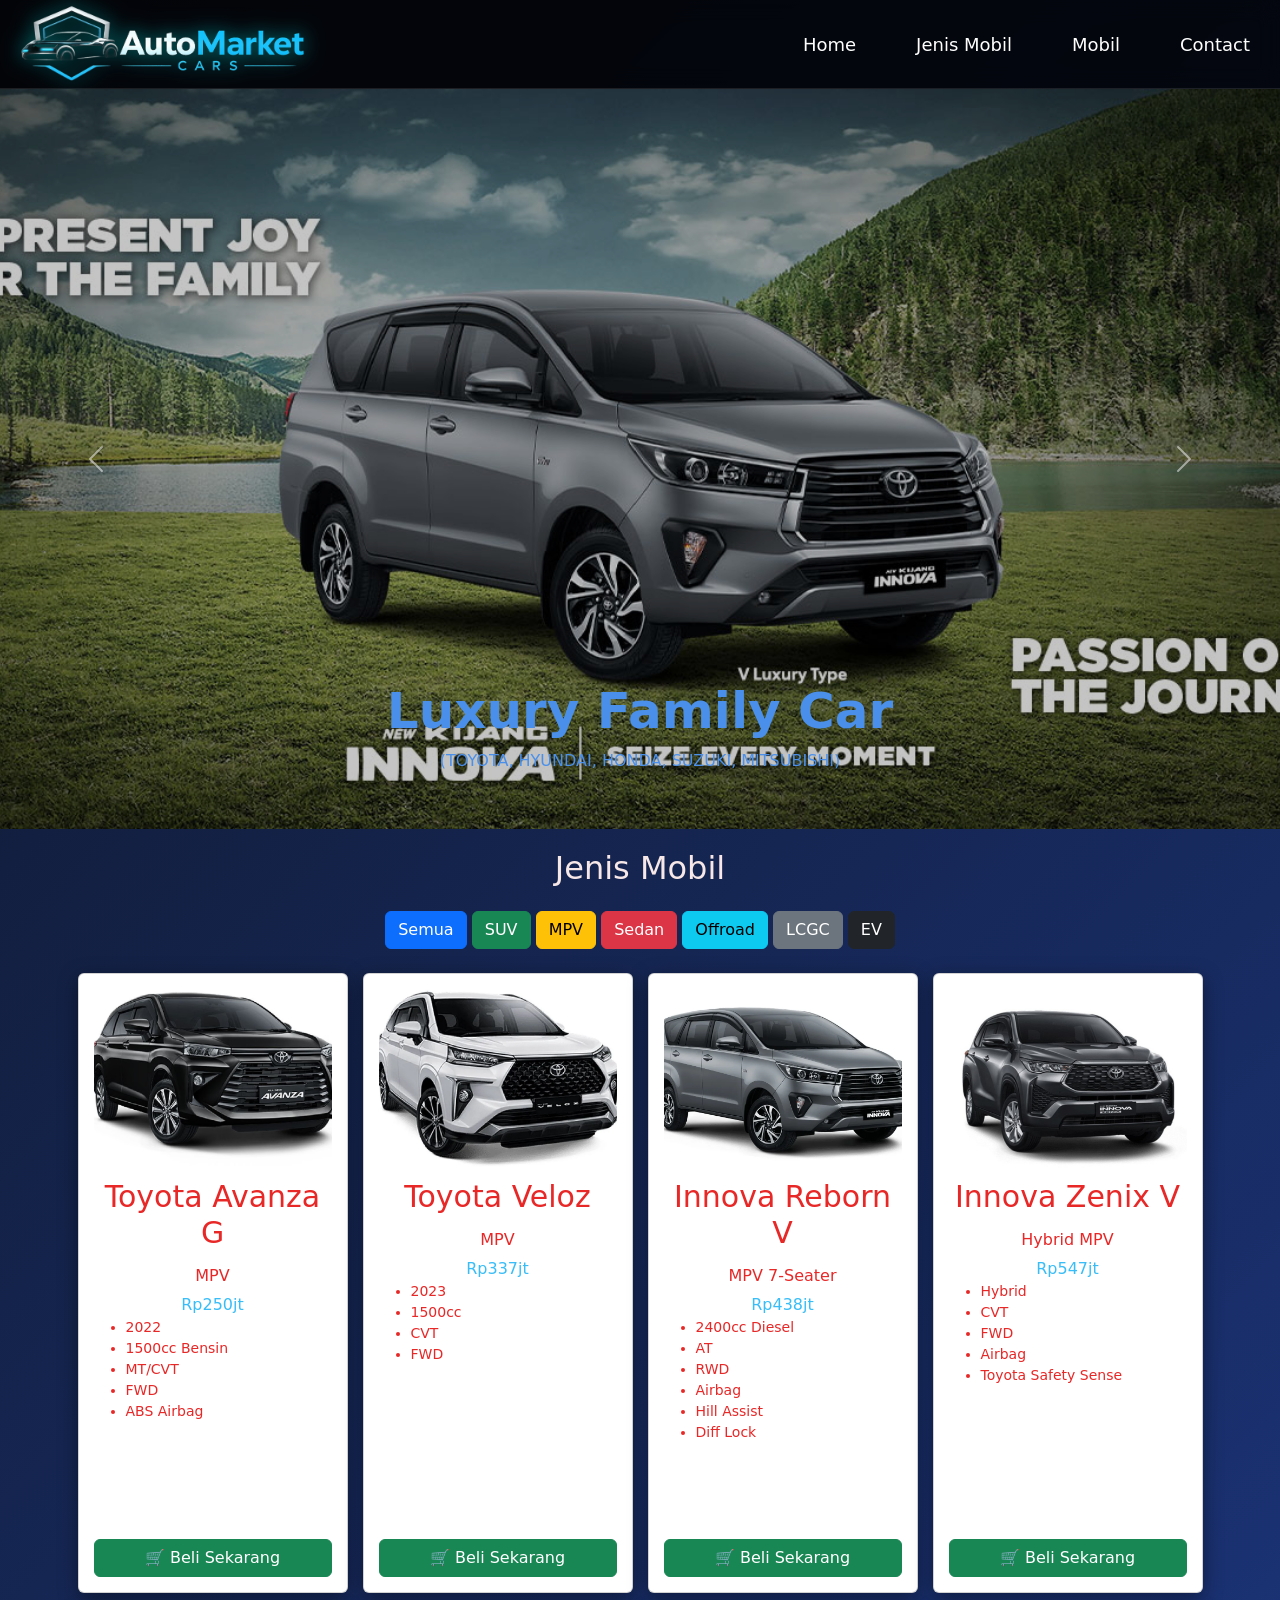
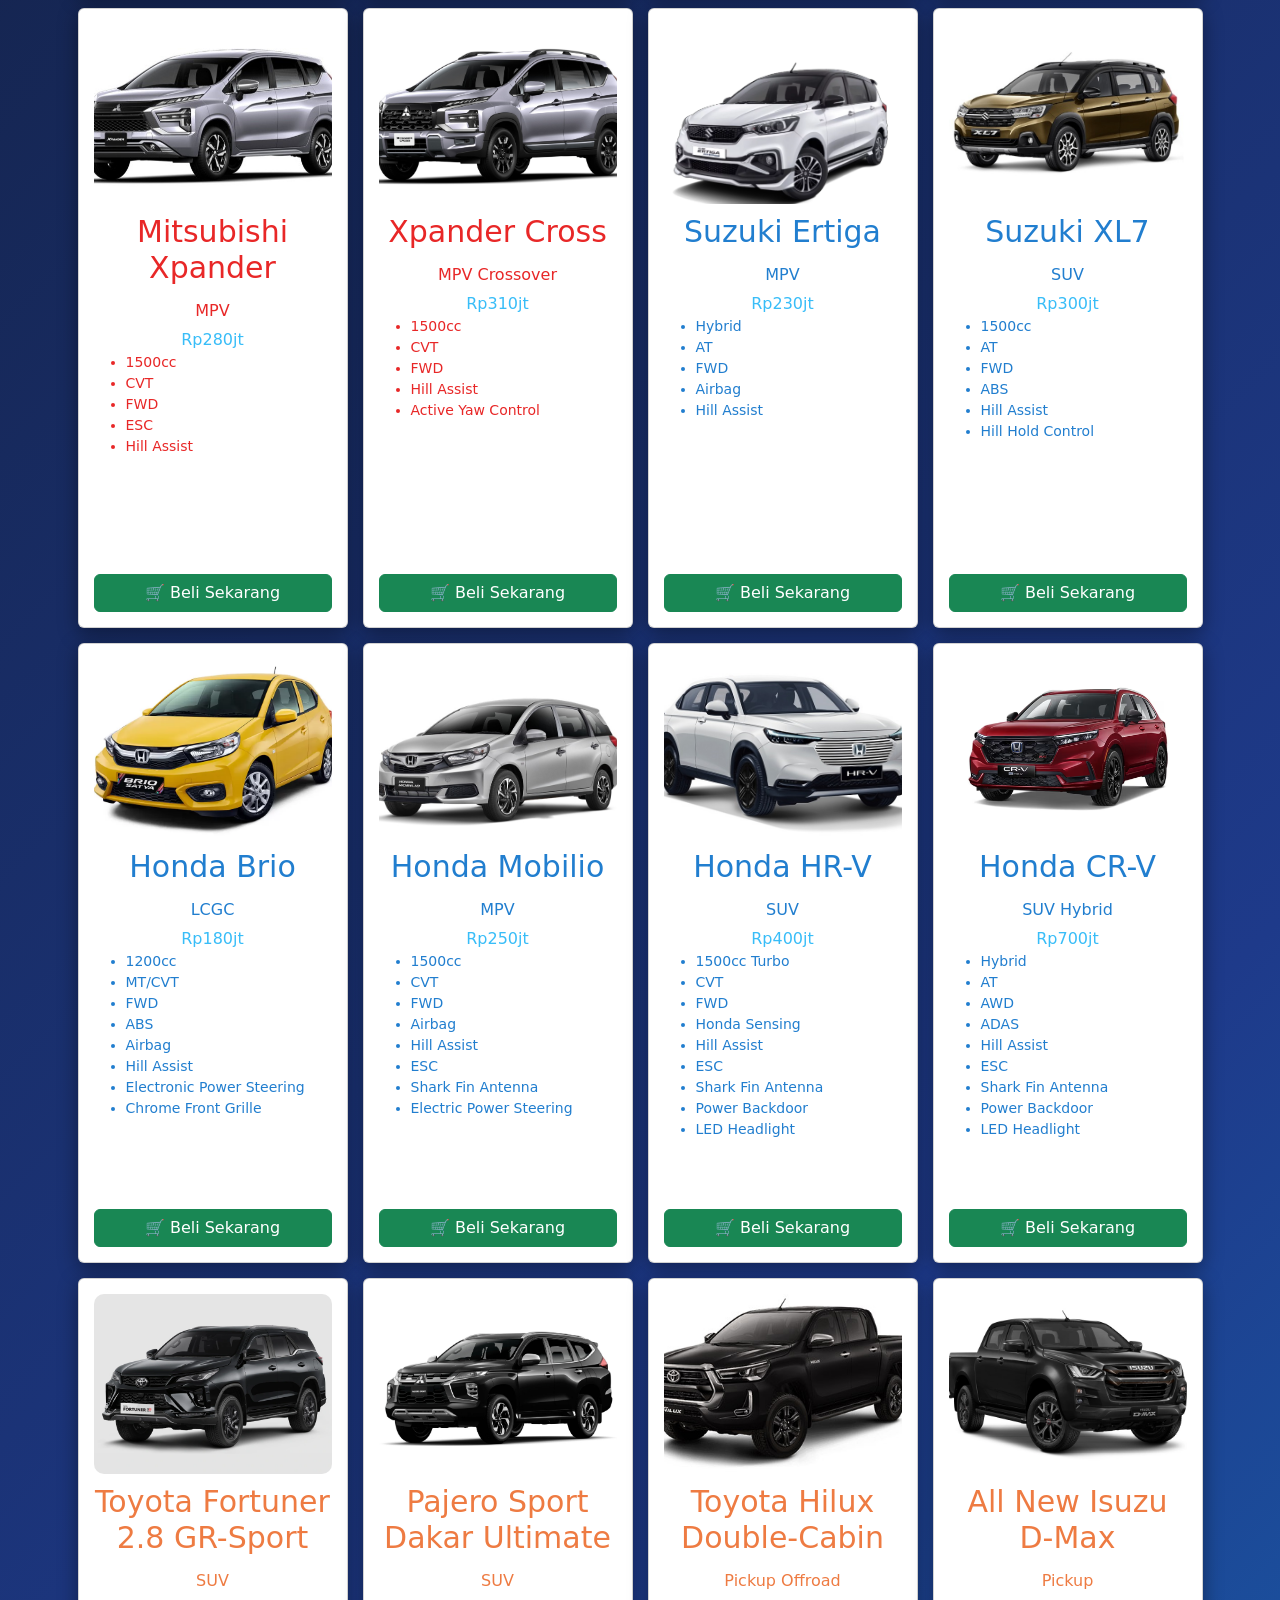
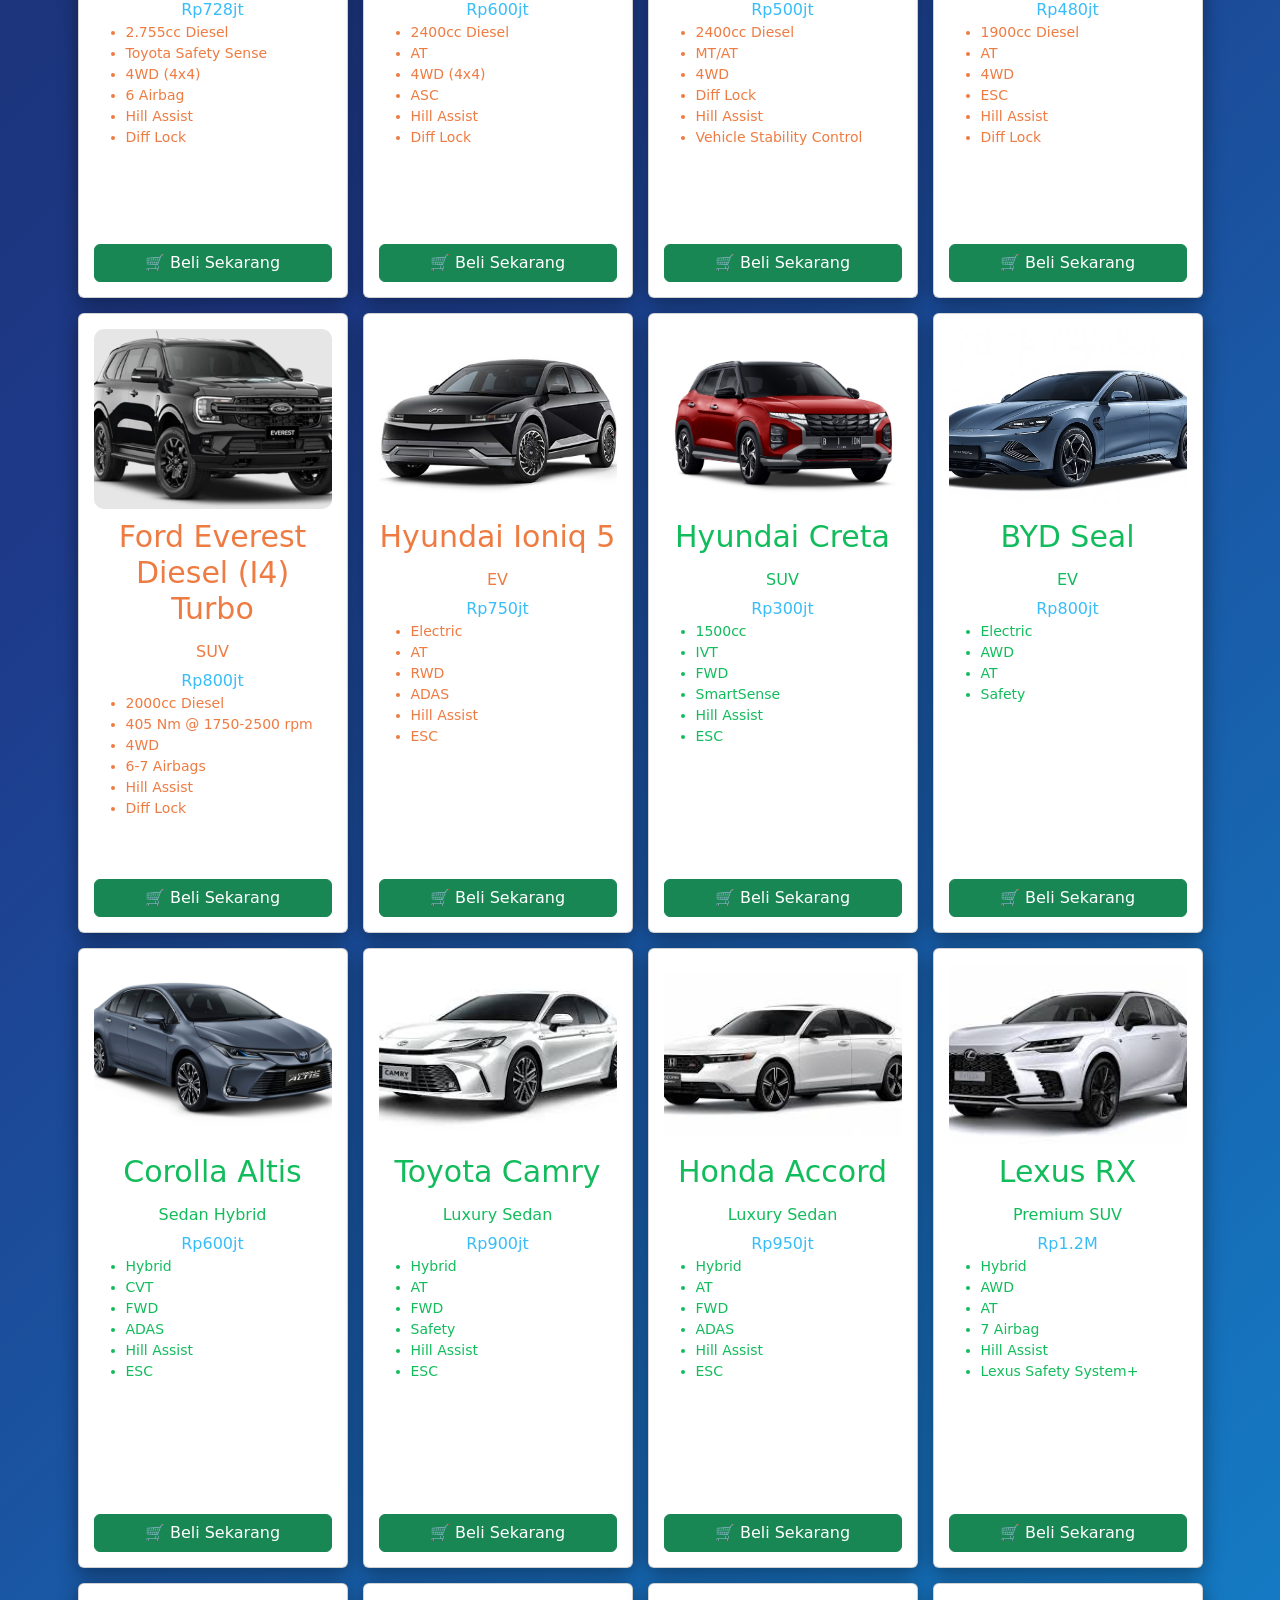
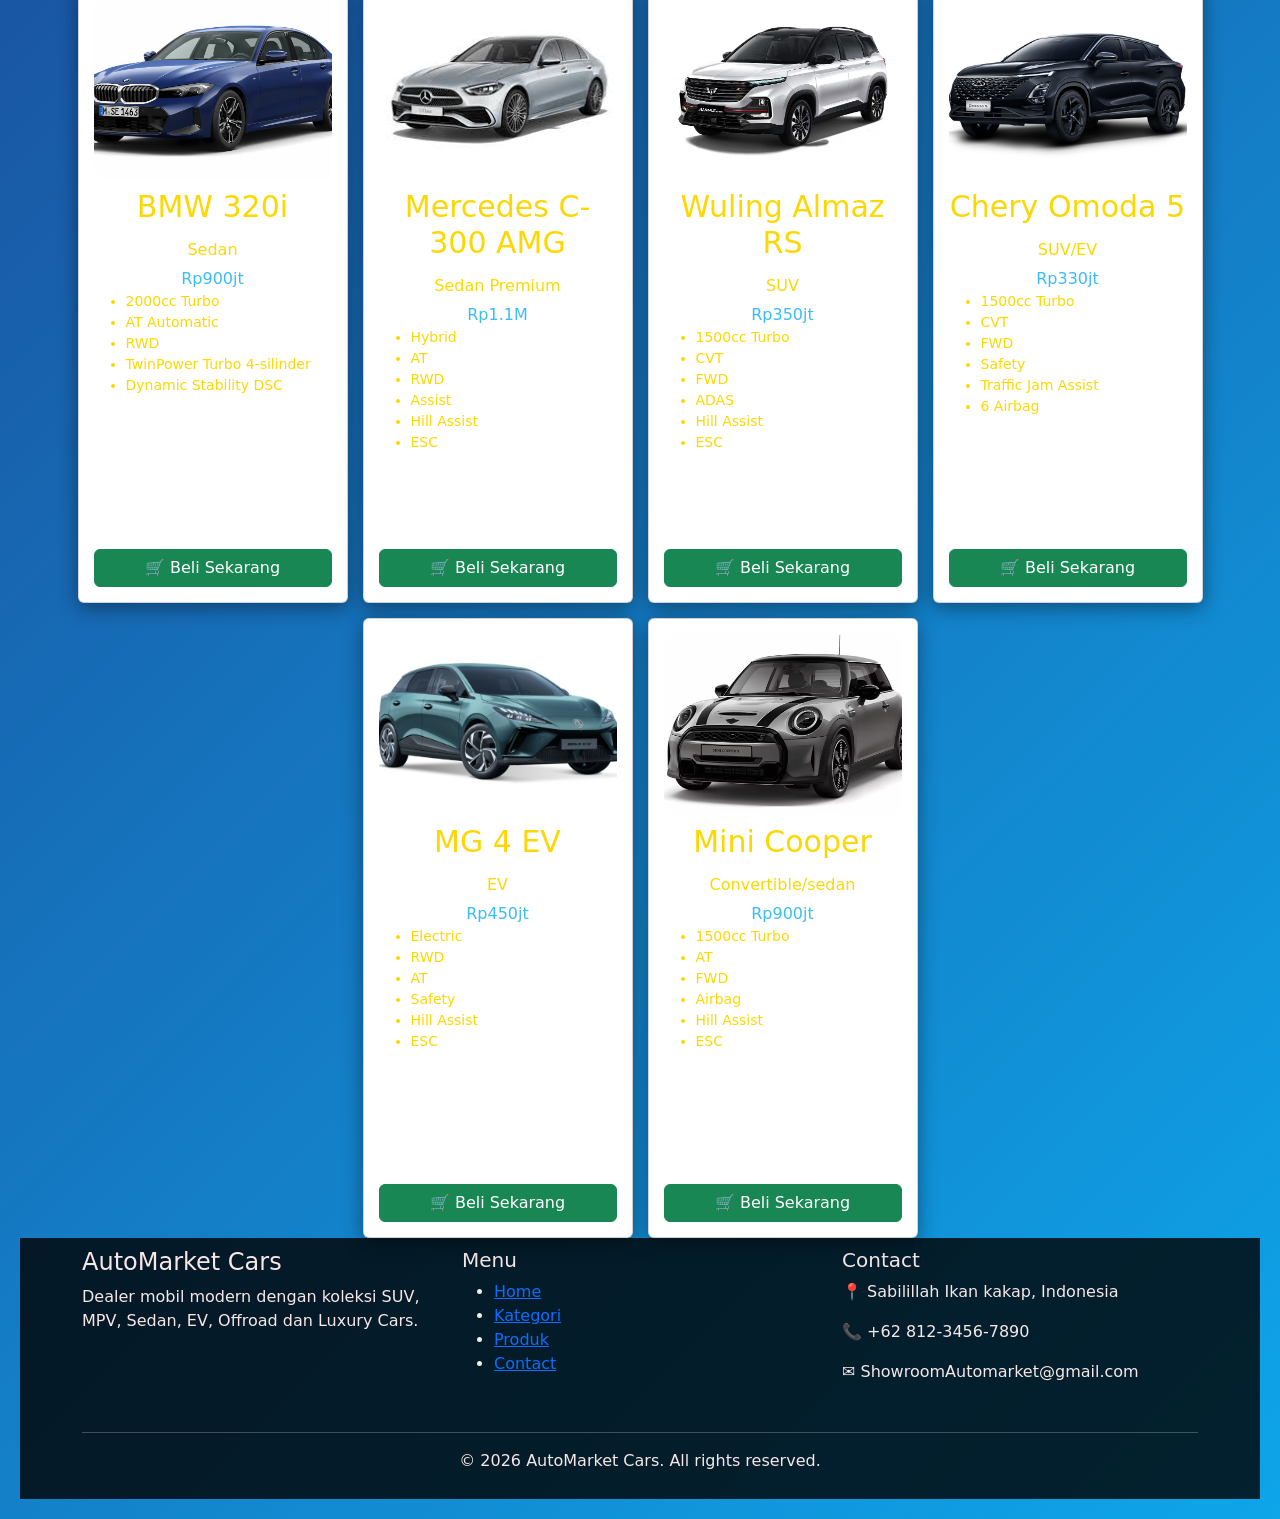
<file: index.html>
<!-- ================= INDEX.HTML ================= -->
<!DOCTYPE html>
<html lang="id">

<head>

    <meta charset="UTF-8">

    <title>AutoMarket Cars</title>

    <link rel="icon" type="image/png" href="logoAutomarket.png.png">

    <link rel="stylesheet" href="stylecss.css">

    <link href="https://cdn.jsdelivr.net/npm/bootstrap@5.3.0/dist/css/bootstrap.min.css" rel="stylesheet">

</head>
<body>

<header> 
        <img src="header-logo.png.png" class="logo-header">
        <nav>
        <a href="#">Home</a>
        <a href="#kategori">Jenis Mobil</a>
        <a href="#produk">Mobil</a>
        <a href="contact.html">Contact</a>
    </nav>
</header>

<!-- CAROUSEL -->
<div id="carouselExampleFade"
     class="carousel slide carousel-fade"
     data-bs-ride="carousel">

  <div class="carousel-inner">

    <!-- SLIDE 1 -->
    <div class="carousel-item active">

      <img src="banner1.jpg"
           class="d-block w-100 carousel-img">

      <div class= "carousel-caption" style="color: rgb(74, 144, 235);">
        <h1>Luxury Family Car</h1>  
        <p>
          (TOYOTA, HYUNDAI, HONDA, SUZUKI, MITSUBISHI)
        </p>
      </div>

    </div>

    <!-- SLIDE 2 -->
    <div class="carousel-item">

      <img src="banner2.jpg"
           class="d-block w-100 carousel-img">

      <div class="carousel-caption">
        <h1>Premium SUV Collection</h1>  
        <p>
          Fortuner, Pajero, BMW X Series,
          Mercedes Benz, Ford
        </p>
      </div>

    </div>

    <!-- SLIDE 3 -->
    <div class="carousel-item">

      <img src="banner3.jpg"
           class="d-block w-100 carousel-img">

      <div class="carousel-caption">
        <h1>Electric Future</h1>
        <p>
          Hyundai Ioniq 5, BYD Seal,
          chery Omoda 5, MG 4 EV
        </p>
      </div>

    </div>

  </div>

  <!-- BUTTON -->
  <button class="carousel-control-prev"
          type="button"
          data-bs-target="#carouselExampleFade"
          data-bs-slide="prev">

    <span class="carousel-control-prev-icon"></span>

  </button>

  <button class="carousel-control-next"
          type="button"
          data-bs-target="#carouselExampleFade"
          data-bs-slide="next">

    <span class="carousel-control-next-icon"></span>

  </button>

</div>

<!-- KATEGORI -->
<section id="kategori" class="kategori" style="color: rgb(247, 231, 231);">
    <h2>Jenis Mobil</h2>
    <div class="text-center my-4">

<button class="btn btn-primary"
onclick="filterMobil('all')">
Semua
</button>

<button class="btn btn-success"
onclick="filterMobil('suv')">
SUV
</button>

<button class="btn btn-warning"
onclick="filterMobil('mpv')">
MPV
</button>

<button class="btn btn-danger"
onclick="filterMobil('sedan')">
Sedan
</button>

<button class="btn btn-info"
onclick="filterMobil('offroad')">
Offroad
</button>

<button class="btn btn-secondary"
onclick="filterMobil('lcgc')">
LCGC
</button>

<button class="btn btn-dark"
onclick="filterMobil('ev')">
EV
</button>

</div>

<!-- PRODUK (±30 MOBIL) -->
<section id="produk" class="produk">

<!-- 1-10 -->
<div class="card mpv" style="color: rgb(232, 39, 39);"> 
    <img src="foto/images.avanza.jpg">
    <h3>Toyota Avanza G</h3><p>MPV</p>
    <span>Rp250jt</span>
    <ul><li>2022</li>
    <li>1500cc Bensin</li>
    <li>MT/CVT</li>
    <li>FWD</li>
    <li>ABS Airbag</li></ul>
    <a href="checkout.html" class="btn btn-success w-100">
    🛒 Beli Sekarang
</a>
</div>

<div class="card mpv" style="color: rgb(232, 39, 39);">
    <img src="foto/images.veloz.jpg">
    <h3>Toyota Veloz</h3>
    <p>MPV</p>
    <span>Rp337jt</span>
    <ul><li>2023</li>
        <li>1500cc</li>
        <li>CVT</li>
        <li>FWD</li>
        </ul>
    <a href="checkout.html" class="btn btn-success w-100">
    🛒 Beli Sekarang
</a>
</div>

<div class="card mpv" style="color:rgb(232, 39, 39);">
    <img src="foto/images.innova-reborn-diesel.jpg">
    <h3>Innova Reborn V</h3>
    <p>MPV 7-Seater</p>
    <span>Rp438jt</span>
    <ul><li>2400cc Diesel</li>
        <li>AT</li>
        <li>RWD</li>
        <li>Airbag</li>
        <li>Hill Assist</li>
        <li>Diff Lock</li>
        </ul>
    <a href="checkout.html" class="btn btn-success w-100">
    🛒 Beli Sekarang
</a>
</div>

<div class="card mpv" style="color: rgb(232, 39, 39);">
    <img src="foto/images.innova-zenix-V-hybrid.jpg">
    <h3>Innova Zenix V</h3>
    <p>Hybrid MPV</p>
    <span>Rp547jt</span>
    <ul><li>Hybrid</li>
       <li>CVT</li>
       <li>FWD</li>
       <li>Airbag</li>
       <li>Toyota Safety Sense</li></ul>
    <a href="checkout.html" class="btn btn-success w-100">
    🛒 Beli Sekarang
</a>    
</div>

<div class="card mpv" style="color: rgb(232, 39, 39);">
    <img src="foto/images.xpander.jpg">
    <h3>Mitsubishi Xpander</h3><p>MPV</p>
    <span>Rp280jt</span>
    <ul><li>1500cc</li>
        <li>CVT</li>
        <li>FWD</li>
        <li>ESC</li>
        <li>Hill Assist</li></ul>
   <a href="checkout.html" class="btn btn-success w-100">
    🛒 Beli Sekarang
</a>
</div>


<div class="card mpv" style="color: rgb(232, 39, 39);">
    <img src="foto/images.xpander-crosss.jpg">
    <h3>Xpander Cross</h3>
    <p>MPV Crossover</p>
    <span>Rp310jt</span>
    <ul><li>1500cc</li>
        <li>CVT</li>
        <li>FWD</li>
        <li>Hill Assist</li>
        <li>Active Yaw Control</li></ul>
   <a href="checkout.html" class="btn btn-success w-100">
    🛒 Beli Sekarang
</a>
</div>


<div class="card mpv" style="color: rgb(33, 126, 207);">
    <img src="foto/images.ertiga.jpg">
    <h3>Suzuki Ertiga</h3>
    <p>MPV</p>
    <span>Rp230jt</span>
    <ul><li>Hybrid</li>
        <li>AT</li>
        <li>FWD</li>
        <li>Airbag</li>
        <li>Hill Assist</li>
        </ul>
    <a href="checkout.html" class="btn btn-success w-100">
    🛒 Beli Sekarang
</a>
</div>


<div class="card suv" style="color: rgb(33, 126, 207);">
    <img src="foto/images.XL7.jpg">
    <h3>Suzuki XL7</h3>
    <p>SUV</p>
    <span>Rp300jt</span>
    <ul><li>1500cc</li>
        <li>AT</li>
        <li>FWD</li>
        <li>ABS</li>
        <li>Hill Assist</li>
        <li>Hill Hold Control</li></ul>
    <a href="checkout.html" class="btn btn-success w-100">
    🛒 Beli Sekarang
</a>
</div>


<div class="card lcgc" style="color: rgb(33, 126, 207);">
    <img src="foto/Brio_Satya_Front.webp">
    <h3>Honda Brio</h3>
    <p>LCGC</p>
    <span>Rp180jt</span>
    <ul><li>1200cc</li>
        <li>MT/CVT</li>
        <li>FWD</li>
        <li>ABS</li>
        <li>Airbag</li>
        <li>Hill Assist</li>
        <li>Electronic Power Steering</li>
        <li>Chrome Front Grille</li></ul>
    <a href="checkout.html" class="btn btn-success w-100">
    🛒 Beli Sekarang
</a>
</div>


<div class="card mpv" style="color: rgb(33, 126, 207);">
    <img src="foto/images.mobilio.jpg">
    <h3>Honda Mobilio</h3>
    <p>MPV</p>
    <span>Rp250jt</span>
    <ul><li>1500cc</li>
        <li>CVT</li>
        <li>FWD</li>
        <li>Airbag</li>
        <li>Hill Assist</li>
        <li>ESC</li>
        <li>Shark Fin Antenna</li>
        <li>Electric Power Steering</li></ul>
    <a href="checkout.html" class="btn btn-success w-100">
    🛒 Beli Sekarang
</a>
</div>

    

<!-- 11-20 -->
<div class="card suv" style="color: rgb(33, 126, 207);">
    <img src="foto/images.HR-V---putih.jpg">
    <h3>Honda HR-V</h3>
    <p>SUV</p>
    <span>Rp400jt</span>
    <ul><li>1500cc Turbo</li>
        <li>CVT</li>
        <li>FWD</li>
        <li>Honda Sensing</li>
        <li>Hill Assist</li>
        <li>ESC</li>
        <li>Shark Fin Antenna</li>
        <li>Power Backdoor</li>
        <li>LED Headlight</li></ul>
    <a href="checkout.html" class="btn btn-success w-100">
    🛒 Beli Sekarang
</a>
</div>


<div class="card suv" style="color: rgb(33, 126, 207);">
    <img src="foto/images.CR-V.jpg">
    <h3>Honda CR-V</h3>
    <p>SUV Hybrid</p>
    <span>Rp700jt</span>
    <ul><li>Hybrid</li>
        <li>AT</li>
        <li>AWD</li>
        <li>ADAS</li>
        <li>Hill Assist</li>
        <li>ESC</li>
        <li>Shark Fin Antenna</li>
        <li>Power Backdoor</li>
        <li>LED Headlight</li></ul>
    <a href="checkout.html" class="btn btn-success w-100">
    🛒 Beli Sekarang
</a>
</div>


<div class="card offroad suv" style="color: rgb(238, 123, 66);">
    <img src="foto/Fortuner-GR-Sport-2024.webp">
    <h3>Toyota Fortuner 2.8 GR-Sport</h3>
    <p>SUV</p>
    <span>Rp728jt</span><ul>
        <li>2.755cc Diesel</li>
        <li>Toyota Safety Sense</li>
        <li>4WD (4x4)</li>
        <li>6 Airbag</li>
        <li>Hill Assist</li>
        <li>Diff Lock</li></ul>
    <a href="checkout.html" class="btn btn-success w-100">
    🛒 Beli Sekarang
</a>
</div>


<div class="card offroad suv" style="color: rgb(238, 123, 66);">
    <img src="foto/Pajero-Sport-Black-2026.jpg">
    <h3>Pajero Sport Dakar Ultimate</h3>
    <p>SUV</p>
    <span>Rp600jt</span><ul>
        <li>2400cc Diesel</li>
        <li>AT</li>
        <li>4WD (4x4)</li>
        <li>ASC</li>
        <li>Hill Assist</li>
        <li>Diff Lock</li></ul>
    <a href="checkout.html" class="btn btn-success w-100">
    🛒 Beli Sekarang
</a>
</div>

<div class="card offroad" style="color: rgb(238, 123, 66);">
    <img src="foto/img.hilux.4x4.jpg">
    <h3>Toyota Hilux Double-Cabin</h3>
    <p>Pickup Offroad</p>
    <span>Rp500jt</span>
    <ul><li>2400cc Diesel</li>
        <li>MT/AT</li>
        <li>4WD</li>
        <li>Diff Lock</li>
        <li>Hill Assist</li>
        <li>Vehicle Stability Control</li></ul>
    <a href="checkout.html" class="btn btn-success w-100">
    🛒 Beli Sekarang
</a>
</div>

<div class="card offroad" style="color: rgb(238, 123, 66);">
    <img src="foto/img.D-max.blackk.jpg">
    <h3>All New Isuzu D-Max</h3>
    <p>Pickup</p>
    <span>Rp480jt</span>
    <ul><li>1900cc Diesel</li>
        <li>AT</li>
        <li>4WD</li>
        <li>ESC</li>
        <li>Hill Assist</li>
        <li>Diff Lock</li></ul>
    <a href="checkout.html" class="btn btn-success w-100">
    🛒 Beli Sekarang
</a>
</div>


<div class="card offroad suv" style="color: rgb(238, 123, 66);">
    <img src="foto/IMG.FORD-EVEREST.BLACK.png">
    <h3>Ford Everest Diesel (I4) Turbo</h3>
    <p>SUV</p>
    <span>Rp800jt</span>
    <ul><li>2000cc Diesel</li>
        <li>405 Nm @ 1750-2500 rpm</li>
        <li>4WD</li>
        <li>6-7 Airbags</li>
        <li>Hill Assist</li>
        <li>Diff Lock</li></ul> 
   <a href="checkout.html" class="btn btn-success w-100">
    🛒 Beli Sekarang
</a>
</div>


<div class="card ev" style="color: rgb(238, 123, 66);">
    <img src="foto/img.Hyundai.Ioniq-5.png">
    <h3>Hyundai Ioniq 5</h3>
    <p>EV</p>
    <span>Rp750jt</span>
    <ul><li>Electric</li>
        <li>AT</li>
        <li>RWD</li>
        <li>ADAS</li>
        <li>Hill Assist</li>
        <li>ESC</li></ul>
    <a href="checkout.html" class="btn btn-success w-100">
    🛒 Beli Sekarang
</a>
</div>


<div class="card suv" style="color: rgb(18, 188, 92);">
    <img src="foto/img.hyundai-creta.jpg">
    <h3>Hyundai Creta</h3>
    <p>SUV</p>
    <span>Rp300jt</span>
    <ul><li>1500cc</li>
        <li>IVT</li>
        <li>FWD</li>
        <li>SmartSense</li>
        <li>Hill Assist</li>
        <li>ESC</li></ul>
    <a href="checkout.html" class="btn btn-success w-100">
    🛒 Beli Sekarang
</a>
</div>
    

<div class="card ev" style="color: rgb(18, 188, 92);">
    <img src="foto/img.BYD-SEAL.JPG">
    <h3>BYD Seal</h3>
    <p>EV</p>
    <span>Rp800jt</span>
    <ul><li>Electric</li>
        <li>AWD</li>
        <li>AT</li>
        <li>Safety</li></ul>   
    <a href="checkout.html" class="btn btn-success w-100">
    🛒 Beli Sekarang
</a>
</div>


<div class="card sedan" style="color: rgb(18, 188, 92);">
    <img src="foto/img.corolla-altis.jpg">
    <h3>Corolla Altis</h3>
    <p>Sedan Hybrid</p>
    <span>Rp600jt</span>
    <ul><li>Hybrid</li>
        <li>CVT</li>
        <li>FWD</li>
        <li>ADAS</li>
        <li>Hill Assist</li>
        <li>ESC</li></ul>
    <a href="checkout.html" class="btn btn-success w-100">
    🛒 Beli Sekarang
</a>
</div>


<div class="card sedan" style="color: rgb(18, 188, 92);">
    <img src="foto/img.toyota-camry.jpg">
    <h3>Toyota Camry</h3>
    <p>Luxury Sedan</p>
    <span>Rp900jt</span>
    <ul><li>Hybrid</li>
        <li>AT</li>
        <li>FWD</li>
        <li>Safety</li>
        <li>Hill Assist</li>
        <li>ESC</li></ul>
    <a href="checkout.html" class="btn btn-success w-100">
    🛒 Beli Sekarang
</a>
</div>


<div class="card sedan" style="color: rgb(18, 188, 92);">
    <img src="foto/img.Honda-accord.jpg">
    <h3>Honda Accord</h3>
    <p>Luxury Sedan</p>
    <span>Rp950jt</span>
    <ul><li>Hybrid</li>
        <li>AT</li>
        <li>FWD</li>
        <li>ADAS</li>
        <li>Hill Assist</li>
        <li>ESC</li></ul>
    <a href="checkout.html" class="btn btn-success w-100">
    🛒 Beli Sekarang
</a>
</div>


<div class="card suv" style="color: rgb(18, 188, 92);">
    <img src="foto/img.Lexus-RX.jpg">
    <h3>Lexus RX</h3>
    <p>Premium SUV</p>
    <span>Rp1.2M</span>
    <ul><li>Hybrid</li>
        <li>AWD</li>
        <li>AT</li>
        <li>7 Airbag</li>
        <li>Hill Assist</li>
        <li>Lexus Safety System+</li></ul>
   <a href="checkout.html" class="btn btn-success w-100">
    🛒 Beli Sekarang
</a>
</div>


<div class="card" style="color: gold;">
    <img src="foto/img.BMW-320i.jpg">
    <h3>BMW 320i</h3>
    <p>Sedan</p>
    <span>Rp900jt</span>
    <ul><li>2000cc Turbo</li>
        <li>AT Automatic</li>
        <li>RWD</li>
        <li>TwinPower Turbo 4-silinder</li>
        <li>Dynamic Stability DSC</li></ul>
    <a href="checkout.html" class="btn btn-success w-100">
    🛒 Beli Sekarang
</a>
</div>


<div class="card sedan" style="color: gold;">
    <img src="foto/img.Mercedes-C-300-AMG.png">
    <h3>Mercedes C-300 AMG</h3>
    <p>Sedan Premium</p>
    <span>Rp1.1M</span>
    <ul><li>Hybrid</li>
        <li>AT</li>
        <li>RWD</li>
        <li>Assist</li>
        <li>Hill Assist</li>
        <li>ESC</li></ul>
    <a href="checkout.html" class="btn btn-success w-100">
    🛒 Beli Sekarang
</a>
</div>


<div class="card suv" style="color: gold;">
    <img src="foto/img.wuling-ALMAZZ.jpg">
    <h3>Wuling Almaz RS</h3>
    <p>SUV</p>
    <span>Rp350jt</span>
    <ul><li>1500cc Turbo</li>
        <li>CVT</li>
        <li>FWD</li>
        <li>ADAS</li>
        <li>Hill Assist</li>
        <li>ESC</li></ul>
   <a href="checkout.html" class="btn btn-success w-100">
    🛒 Beli Sekarang
</a>
</div>


<div class="card suv ev" style="color: gold;">
    <img src="foto/img.cheryyyy-omoda-5,jpg.jpg">
    <h3>Chery Omoda 5</h3>
    <p>SUV/EV</p>
    <span>Rp330jt</span>
    <ul><li>1500cc Turbo</li>
        <li>CVT</li>
        <li>FWD</li>
        <li>Safety</li>
        <li>Traffic Jam Assist</li>
        <li>6 Airbag</li></ul>
    <a href="checkout.html" class="btn btn-success w-100">
    🛒 Beli Sekarang
</a>
</div>


<div class="card ev" style="color: gold;">
    <img src="foto/img.MG4-EV-PREMIUM-COLOR.jpg">
    <h3>MG 4 EV</h3>
    <p>EV</p>
    <span>Rp450jt</span>
    <ul><li>Electric</li>
        <li>RWD</li>
        <li>AT</li>
        <li>Safety</li>
        <li>Hill Assist</li>
        <li>ESC</li></ul>
    <a href="checkout.html" class="btn btn-success w-100">
    🛒 Beli Sekarang
</a>
</div>


<div class="card convertible sedan" style="color: gold;">
    <img src="foto/img.Mini-Cooper.jpg">
    <h3>Mini Cooper</h3>
    <p>Convertible/sedan</p>
    <span>Rp900jt</span>
    <ul><li>1500cc Turbo</li>
        <li>AT</li>
        <li>FWD</li>
        <li>Airbag</li>
        <li>Hill Assist</li>
        <li>ESC</li></ul>
    <a href="checkout.html" class="btn btn-success w-100">
    🛒 Beli Sekarang
</a>
</div>


</section>

<footer class="footer-modern">

    <div class="container">

        <div class="row text-center text-md-start">

            <div class="col-md-4 mb-3">
                <h4>AutoMarket Cars</h4>
                <p>
                    Dealer mobil modern dengan koleksi
                    SUV, MPV, Sedan, EV, Offroad dan Luxury Cars.
                </p>
            </div>

            <div class="col-md-4 mb-3">
                <h5>Menu</h5>

                <ul class="footer-menu">
                    <li><a href="#">Home</a></li>
                    <li><a href="#kategori">Kategori</a></li>
                    <li><a href="#produk">Produk</a></li>
                    <li><a href="contact.html">Contact</a></li>
                </ul>
            </div>

            <div class="col-md-4 mb-3">
                <h5>Contact</h5>

                <p>📍 Sabilillah Ikan kakap, Indonesia</p>
                <p>📞 +62 812-3456-7890</p>
                <p>✉ ShowroomAutomarket@gmail.com</p>
            </div>

        </div>

        <hr>

        <div class="text-center">
            <p class="copyright">
                © 2026 AutoMarket Cars. All rights reserved.
            </p>
        </div>

    </div>

</footer>


<script src="https://cdn.jsdelivr.net/npm/bootstrap@5.3.0/dist/js/bootstrap.bundle.min.js"></script>

<script>

function filterMobil(kategori){

    let cards =
    document.querySelectorAll('.card');

    cards.forEach(function(card){

        if(kategori === 'all'){

            card.style.display = 'flex';

            setTimeout(() => {
                card.style.opacity = '1';
                card.style.transform = 'scale(1)';
            },100);

        }

        else if(card.classList.contains(kategori)){

            card.style.display = 'flex';

            setTimeout(() => {
                card.style.opacity = '1';
                card.style.transform = 'scale(1)';
            },100);

        }

        else{

            card.style.opacity = '0';

            card.style.transform = 'scale(0.8)';

            setTimeout(() => {
                card.style.display = 'none';
            },300);

        }

    });

}

</script>

</body>
</html>
</file>
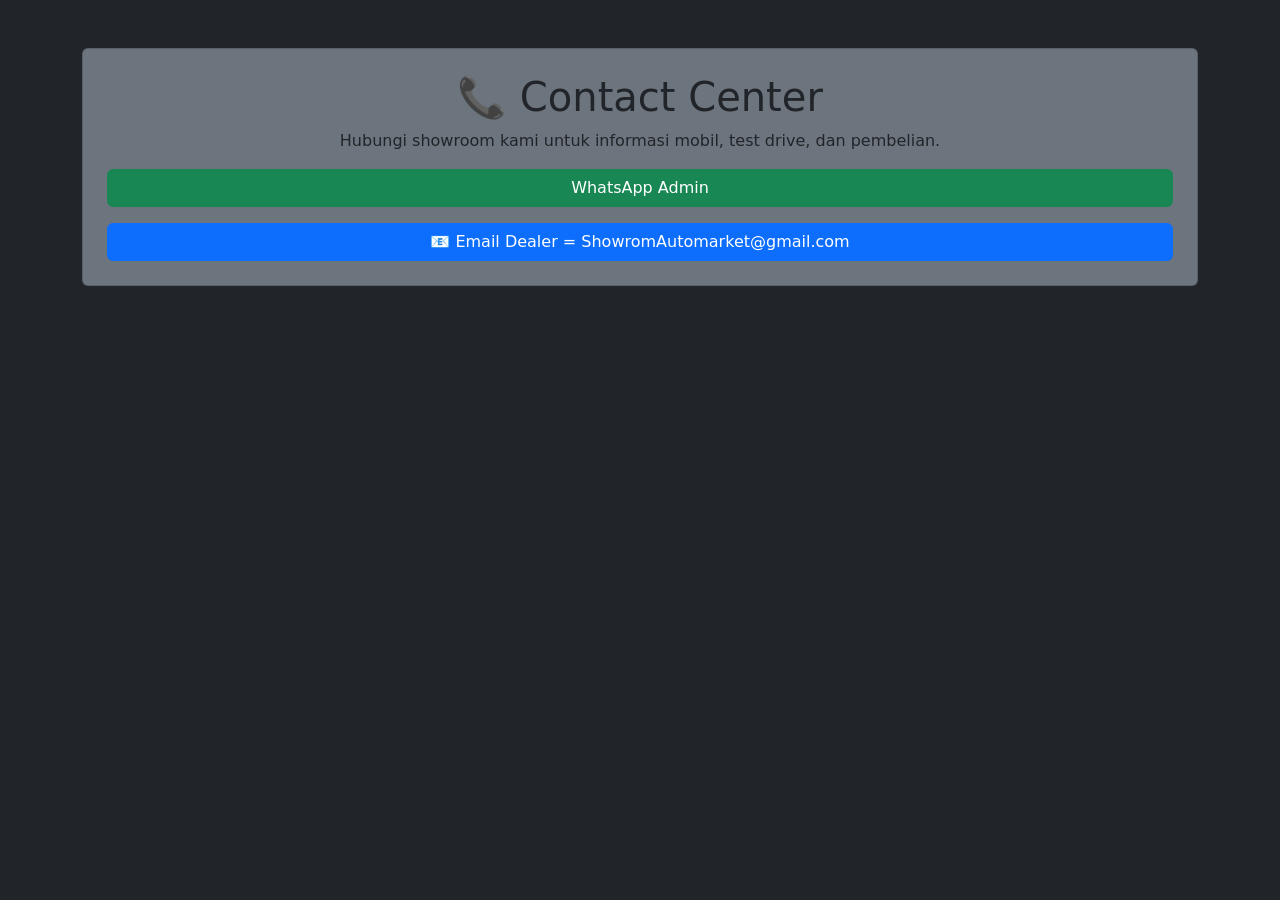
<file: contact.html>
<!DOCTYPE html>
<html lang="id">
<head>
    <meta charset="UTF-8">
    <title>Contact Center</title>

    <link href="https://cdn.jsdelivr.net/npm/bootstrap@5.3.0/dist/css/bootstrap.min.css" rel="stylesheet">
</head>

<body class="bg-dark text-white">

<div class="container mt-5">

    <div class="card bg-secondary p-4 text-center">

        <h1>📞 Contact Center</h1>

        <p>
            Hubungi showroom kami untuk informasi mobil,
            test drive, dan pembelian.
        </p>

        <a href="https://wa.me/6281234567890"
           class="btn btn-success mb-3">

            WhatsApp Admin
        </a>

        <button class="btn btn-primary">
            📧 Email Dealer = ShowromAutomarket@gmail.com
        </button>

    </div>

</div>

</body>
</html>
</file>
<file: stylecss.css>
body{
  font-family:Arial;
  /* background baru: gradient premium */
  background: linear-gradient(135deg,#0f172a,#1e3a8a,#0ea5e9);
  color:white;
  margin:0;
}

header{
  background: rgba(0,0,0,0.8);
  padding:4px 20px;
  display:flex;
  justify-content:space-between;
  align-items:center;
  backdrop-filter: blur(10px);
  border-bottom: 1px solid rgba(255,255,255,0.1);

}

.logo-header{
    height: 80px;
    width: auto;

    object-fit: contain;

    filter: drop-shadow(0 0 10px rgba(0,255,255,0.5));
}

nav{
    display: flex;
    gap: 40px;
}

nav a{
    color: white;
    margin: 10px;
    text-decoration: none;
    font-size: 18px;
    transition: 0.3s;
}

nav a:hover{
    color: #38bdf8;
    text-shadow: 0 0 10px #38bdf8;
}

header h1{
    color: #dac1c1;
    font-weight: bold;
    text-align: center;
    justify-content: center;
    text-shadow: 0 0 10px rgba(255,255,255,0.7);
}


.hero{
  text-align:center;
  padding:40px;
}

.kategori{
  text-align:center;
  padding:20px;
}

.kategori-list{
  display:flex;
  justify-content:center;
  gap:10px;
}

.kategori-list div{
  background: linear-gradient(45deg,#38bdf8,#0ea5e9);
  padding:10px;
  color:rgb(0, 0, 0);
  border-radius:8px;
}

.produk{
  display:flex;
  flex-wrap:wrap;
  gap:15px;
  justify-content:center;
  align-items:stretch;
}

.card{
  background: rgba(255,255,255,0.1);
  backdrop-filter: blur(10px);
  box-shadow: 0 5px 20px rgba(0,0,0,0.4);

  width:270px;
  min-height: 620px;
  height: auto;

  padding:15px;
  border-radius:20px;

  overflow:hidden;

  border:1px solid rgba(255,255,255,0.2);

  display:flex;
  flex-direction:column;

  transition: all 0.4s ease;
}

.card ul{
  flex-grow:1;
}

.card .btn{
  margin-top:auto;
}

.card:hover{
  transform: scale(1.05);
}

.card img{
  width:100%;
  height: 180px;
  object-fit: cover;
  border-radius:10px;
}

.card ul{
  text-align:left;
  font-size:12px;
}

span{
  color:#38bdf8;
}

.detail{
  padding:20px;
  text-align:center;
}

.detail img{
  width:300px;
  border-radius:10px;
}

footer{
  text-align:center;
  padding:10px;
  background: rgba(0,0,0,0.8);
}

.carousel-img{
    height: 740px;
    object-fit: cover;
    filter: brightness(77%);
}

.carousel-caption{
    bottom: 150px;
}

.carousel-caption h1{
    font-size: 50px;
    font-weight: bold;
}

.contact-section{
    background: rgba(255,255,255,0.1);
    backdrop-filter: blur(10px);

    width: 80%;
    margin: auto;

    padding: 25px;

    border-radius: 15px;

    box-shadow: 0 4px 15px rgba(0,0,0,0.3);
}


.card h3{
  font-size:30px;
  margin-top:10px;
}

.card p{
  margin:5px 0;
}

.card ul{
  text-align:left;
  font-size:14px;


/* ===== FOOTER MODERN ===== */

.footer-modern{
    margin-top: 70px;

    background: linear-gradient(
        135deg,
        #020617,
        #0f172a,
        #111827
    );

    color: white;

    padding: 50px 20px 20px;

    border-top: 3px solid #38bdf8;

    box-shadow: 0 -5px 20px rgba(0,0,0,0.5);
}

.footer-modern h4,
.footer-modern h5{
    color: #38bdf8;
    margin-bottom: 15px;
}

.footer-modern p{
    color: #cbd5e1;
    line-height: 1.8;
}

.footer-menu{
    list-style: none;
    padding: 0;
}

.footer-menu li{
    margin-bottom: 10px;
}

.footer-menu a{
    color: #e2e8f0;
    text-decoration: none;
    transition: 0.3s;
}

.footer-menu a:hover{
    color: #38bdf8;
    padding-left: 5px;
}

.footer-modern hr{
    border-color: rgba(255,255,255,0.2);
}

.copyright{
    font-size: 14px;
    color: #94a3b8;
}

.btn:hover{
    transform: scale(1.05);
    transition: 0.3s;
}
}
</file>
